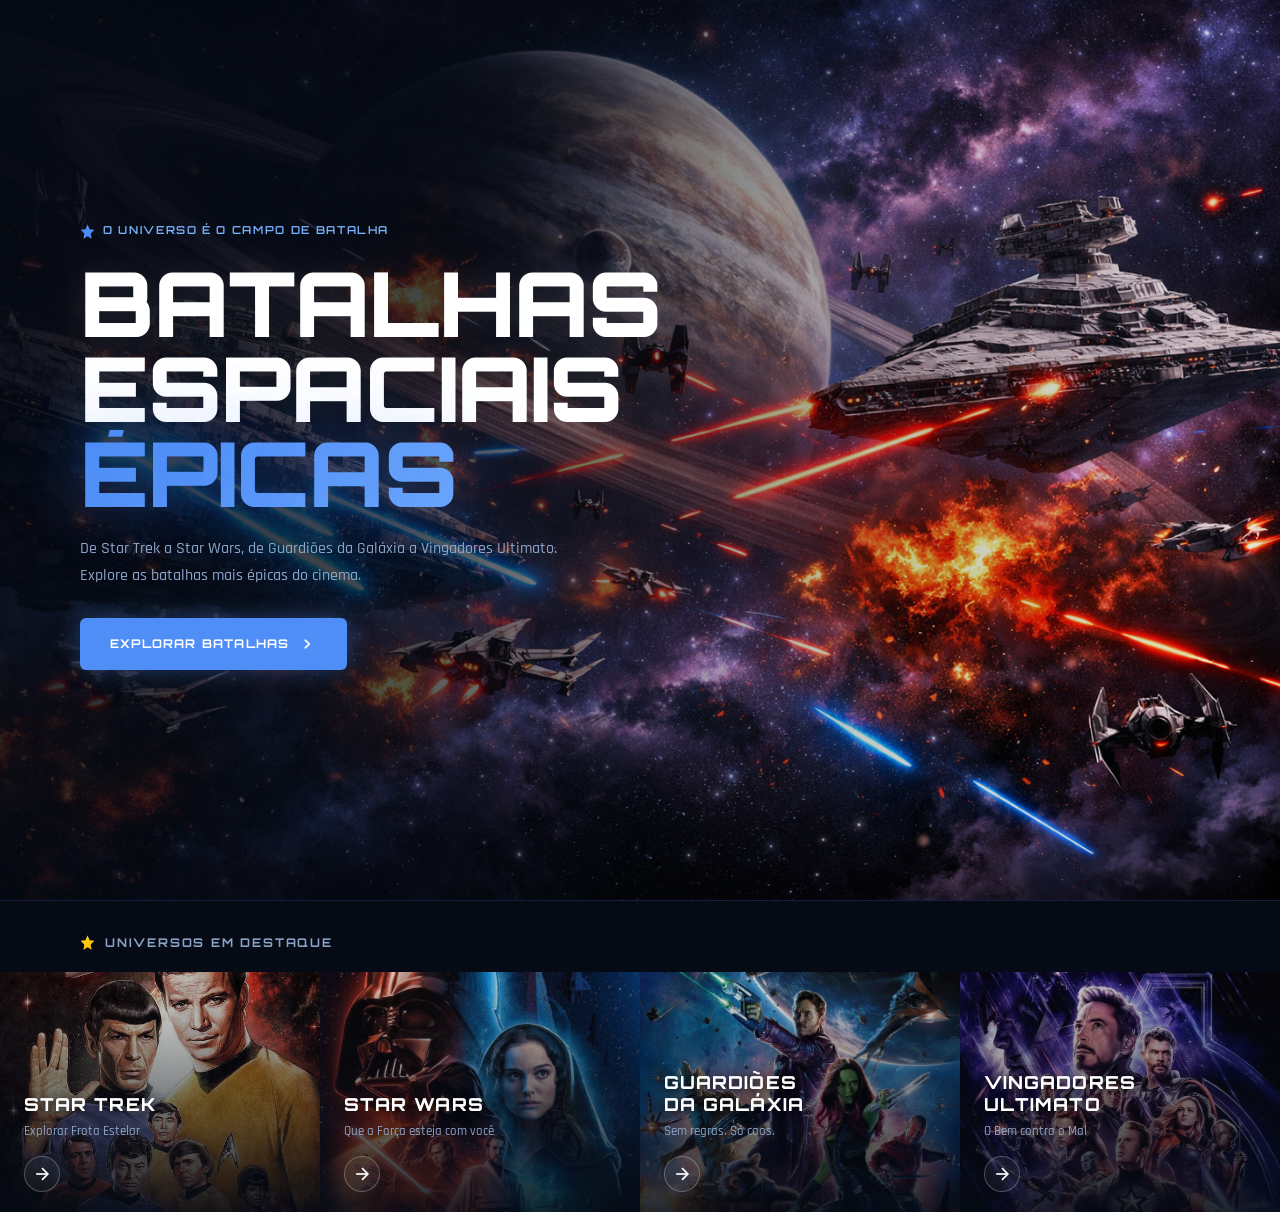
<file: index.html>
<!DOCTYPE html> 
<html lang="pt-BR"> 
  <head> 
    <meta charset="UTF-8" /> 
    <meta name="viewport" content="width=device-width, initial-scale=1.0" /> 
    <title>Batalhas Espaciais Épicas</title> <link rel="preconnect" href="https://fonts.googleapis.com" /> 
    <link rel="preconnect" href="https://fonts.gstatic.com" crossorigin /> 
    <link href="https://fonts.googleapis.com/css2?family=Orbitron:wght@400;600;700;900&family=Rajdhani:wght@400;500;600;700&display=swap" rel="stylesheet" /> 
    <link rel="stylesheet" href="css/style.css" /> 
  </head> 
  <body> 
    <!-- estrelas no fundo --> 
     <canvas id="canvas-estrelas"></canvas> 
     <section class="secao-hero" id="hero"> 
      <div class="hero-fundo"> 
        <img src="assets/fundos/hero-bg.jpg" alt="Batalha Espacial" class="hero-imagem" /> 
        <div class="hero-sobreposicao"></div> </div> <div class="hero-conteudo"> 
          <p class="hero-etiqueta"> 
            <img src="assets/icones/estrela_azul.png" style= "width:15px; height:17px" alt="estrela azul" /> O UNIVERSO É O CAMPO DE BATALHA </p> 
            <h1 class="hero-titulo"> <span class="titulo-branco">BATALHAS</span> 
              <span class="titulo-branco">ESPACIAIS</span> 
              <span class="titulo-azul">ÉPICAS</span> 
            </h1> 
            <p class="hero-descricao"> De Star Trek a Star Wars, de Guardiões da Galáxia a Vingadores Ultimato.<br/> Explore as batalhas mais épicas do cinema. </p> 
              <div class="hero-botoes"> <a href="#universos" class="botao botao-primario"> EXPLORAR BATALHAS 
                <img src="assets/icones/seta.png" style= "width:20px; height:20px" alt="seta" /> 
              </a> 
            </div> 
          </div> 
        </section> 
        <section class="secao-universos" id="universos"> 
          <div class="cabecalho-secao"> 
            <img src="assets/icones/estrela_amarela.png" style= "width:15px; height:17px" alt="estrela amarela" /> 
            <span>UNIVERSOS EM DESTAQUE</span> 
          </div> 
          <div class="grade-cards"> 

            <!-- Card 1: Star Trek --> 
             <div class="card-filme" data-index="0" onclick="location.href='paginas/StarTrek.html'"> 
              <div class="card-fundo"> 
                <img src="assets/imagens/star trek.jpg" alt="Star Trek" /> 
                <div class="card-sobreposicao"></div> 
              </div> 
              <div class="card-conteudo"> 
                <h3 class="card-titulo">STAR TREK</h3> 
                <p class="card-descricao">Explorar Frota Estelar</p> 
                <a href="paginas/StarTrek.html" class="card-seta" aria-label="Ver mais"> 
                  <svg width="20" height="20" viewBox="0 0 24 24" fill="none" stroke="currentColor" stroke-width="2">
                    <line x1="5" y1="12" x2="19" y2="12"/>
                    <polyline points="12 5 19 12 12 19"/>
                  </svg> 
                  </a> 
                </div> 
              </div> 

              <!-- Card 2: Star Wars --> 
               <div class="card-filme" data-index="1" onclick="location.href='paginas/StarWars.html'"> 
                <div class="card-fundo"> 
                  <img src="assets/imagens/star wars.jpg" alt="Star Wars" /> 
                  <div class="card-sobreposicao"></div> 
                </div> 
                <div class="card-conteudo"> 
                  <h3 class="card-titulo">STAR WARS</h3> 
                  <p class="card-descricao">Que a Força esteja com você</p> 
                  <a href="paginas/StarWars.html" class="card-seta" aria-label="Ver mais"> 
                    <svg width="20" height="20" viewBox="0 0 24 24" fill="none" stroke="currentColor" stroke-width="2">
                      <line x1="5" y1="12" x2="19" y2="12"/>
                      <polyline points="12 5 19 12 12 19"/>
                    </svg> 
                  </a> 
                </div> 
              </div> 

              <!-- Card 3: Guardiões da Galáxia --> 
               <div class="card-filme" data-index="2" onclick="location.href='paginas/Guardioes.html'"> 
                <div class="card-fundo"> 
                  <img src="assets/imagens/guardioes.jpg" alt="Guardiões da Galáxia" /> 
                  <div class="card-sobreposicao"></div> 
                </div> <div class="card-conteudo"> 
                  <h3 class="card-titulo">GUARDIÕES<br/>DA GALÁXIA</h3> 
                  <p class="card-descricao">Sem regras. Só caos.</p> 
                  <a href="paginas/Guardioes.html" class="card-seta" aria-label="Ver mais"> 
                    <svg width="20" height="20" viewBox="0 0 24 24" fill="none" stroke="currentColor" stroke-width="2">
                      <line x1="5" y1="12" x2="19" y2="12"/>
                      <polyline points="12 5 19 12 12 19"/>
                    </svg> 
                  </a> 
                </div> 
              </div> 
              
              <!-- Card 4: Vingadores Ultimato --> 
               <div class="card-filme" data-index="3" onclick="location.href='paginas/VingadoresUltimato.html'"> 
                <div class="card-fundo"> 
                  <img src="assets/imagens/vingadores ultimato.jpg" alt="Vingadores Ultimato" /> 
                  <div class="card-sobreposicao"></div> 
                </div> 
                <div class="card-conteudo"> 
                  <h3 class="card-titulo">VINGADORES ULTIMATO</h3> 
                  <p class="card-descricao">O Bem contra o Mal</p> 
                  <a href="paginas/VingadoresUltimato.html" class="card-seta" aria-label="Ver mais"> 
                    <svg width="20" height="20" viewBox="0 0 24 24" fill="none" stroke="currentColor" stroke-width="2">
                      <line x1="5" y1="12" x2="19" y2="12"/>
                      <polyline points="12 5 19 12 12 19"/>
                    </svg> 
                  </a> 
                </div> 
              </div> 
            </div> 
          </section> 
          <script src="js/script.js"></script> 
        </body> 
</html>
</file>
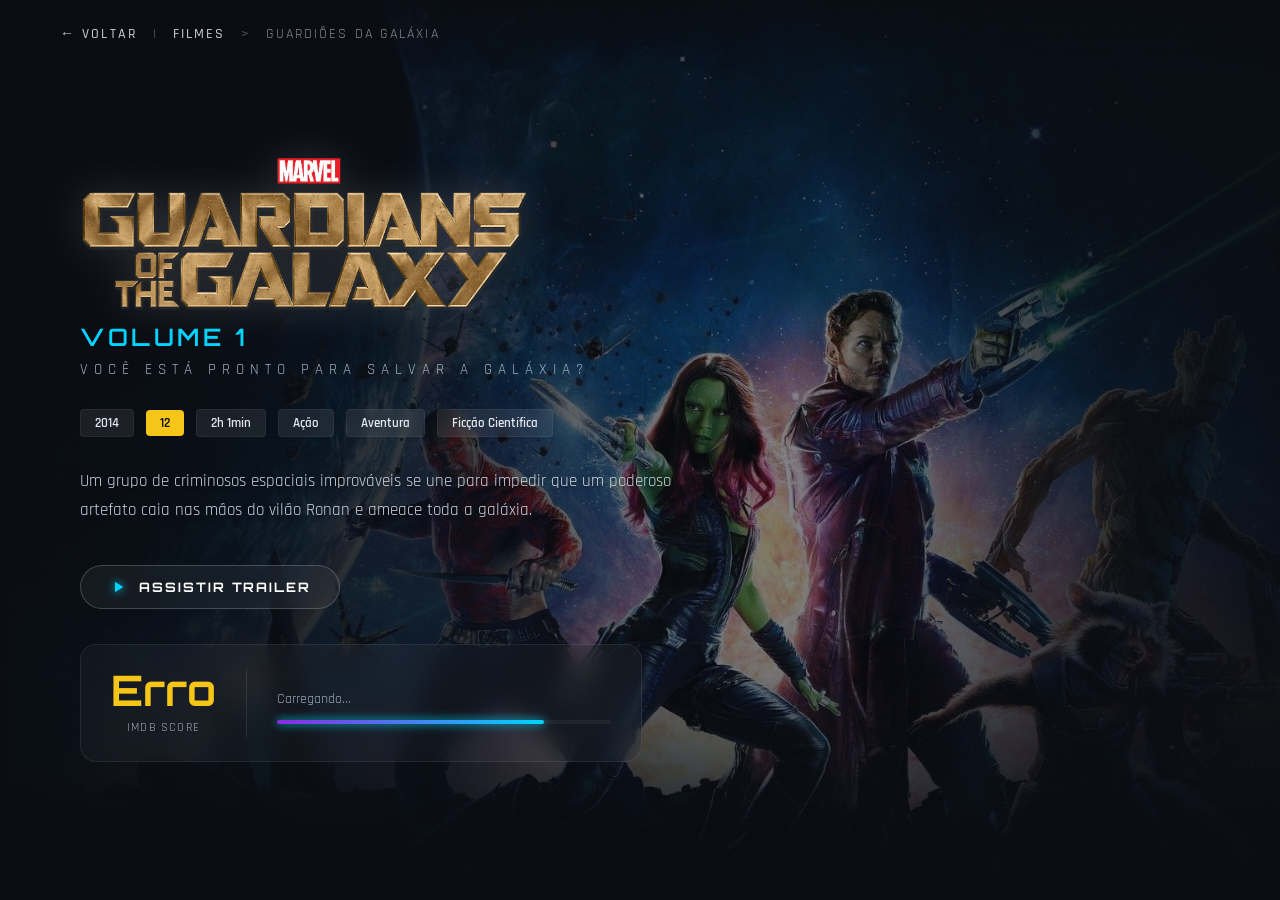
<file: paginas/Guardioes.html>
<!DOCTYPE html>
<html lang="pt-BR">
<head>
  <meta charset="UTF-8" />
  <meta name="viewport" content="width=device-width, initial-scale=1.0" />
  <title>Guardiões da Galáxia</title>
  <link rel="preconnect" href="https://fonts.googleapis.com" />
  <link rel="preconnect" href="https://fonts.gstatic.com" crossorigin />
  <link href="https://fonts.googleapis.com/css2?family=Orbitron:wght@400;600;700;900&family=Rajdhani:wght@400;500;600;700&display=swap" rel="stylesheet" />
  <link rel="stylesheet" href="../css/styleGuardioes.css" />
</head>
<body>

  <nav class="nav-topo">
    <a href="../index.html">← Voltar</a>
    <span class="nav-separador">|</span>
    <a href="../index.html#universos">Filmes</a>
    <span class="nav-separador">></span>
    <span class="nav-atual">Guardiões da Galáxia</span>
  </nav>

  <main class="container-hero">
    <div class="banner-hero">
      <img src="../assets/fundos/guardioes-banner.jpg" alt="Guardians of the Galaxy Background" />
      <div class="sobreposicao-hero"></div>
    </div>

    <section class="conteudo-hero">
      <div class="container-logo-filme">
        <img src="../assets/logos/guardioes-logo.png" alt="Guardiões da Galáxia" class="logo-filme" />
        <span class="subtitulo-filme">Volume 1</span>
        <span class="frase-filme">Você está pronto para salvar a galáxia?</span>
      </div>

      <div class="etiquetas-info">
        <span class="etiqueta">2014</span>
        <span class="etiqueta classificacao">12</span>
        <span class="etiqueta">2h 1min</span>
        <span class="etiqueta">Ação</span>
        <span class="etiqueta">Aventura</span>
        <span class="etiqueta">Ficção Científica</span>
      </div>

      <p class="texto-sinopse">
        Um grupo de criminosos espaciais improváveis se une para impedir que um poderoso artefato caia nas mãos do vilão Ronan e ameace toda a galáxia.
      </p>

      <div class="container-botoes-acao">
        <a href="https://www.youtube.com/watch?v=XdWyeT1VZrY" target="_blank" class="botao-trailer">
          <svg viewBox="0 0 24 24">
            <path d="M8 5v14l11-7z"/>
          </svg>
          Assistir Trailer
        </a>
      </div>

      <!-- Card de Avaliações -->
      <div class="card-avaliacoes">
        <div class="avaliacao-principal">
          <span class="valor-nota">--</span>
          <span class="rotulo-nota">IMDb Score</span>
        </div>
        
        <div class="detalhes-avaliacao">
          <div class="container-estrelas"></div>
          <span class="contagem-votos">Carregando...</span>
          <div class="barra-tecnologica">
            <div class="preenchimento-barra"></div>
          </div>
        </div>
      </div>
    </section>
  </main>

  <!-- API -->
  <script>
    document.addEventListener("DOMContentLoaded", () => {

      const apiKey = "bbac1bf2";

      fetch(`https://www.omdbapi.com/?t=Guardians+of+the+Galaxy&y=2014&apikey=${apiKey}`)
        .then(res => res.json())
        .then(data => {

          console.log(data);

          if (data.Response === "True") {

            const nota = parseFloat(data.imdbRating);
            document.querySelector(".valor-nota").textContent = nota;

            document.querySelector(".contagem-votos").textContent =
              `Baseado em ${data.imdbVotes} avaliações`;

            const estrelas = Math.round(nota / 2);
            const container = document.querySelector(".container-estrelas");
            container.innerHTML = "";

            for (let i = 1; i <= 5; i++) {
              const estrela = document.createElement("span");
              estrela.textContent = "★";
              if (i > estrelas) estrela.style.opacity = "0.3";
              container.appendChild(estrela);
            }

          } else {
            document.querySelector(".valor-nota").textContent = "N/A";
          }

        })
        .catch(() => {
          document.querySelector(".valor-nota").textContent = "Erro";
        });

    });
  </script>

</body>
</html>
</file>
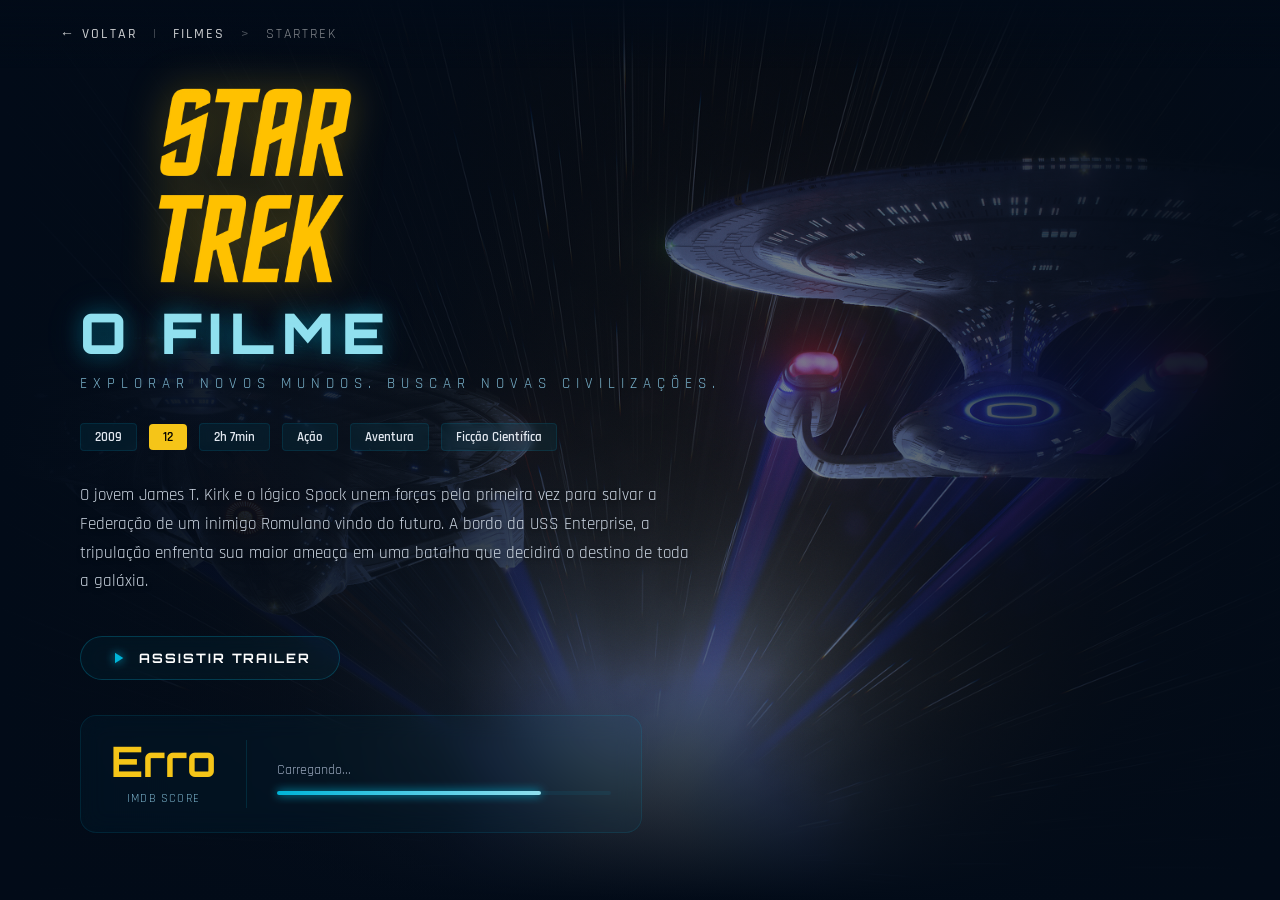
<file: paginas/StarTrek.html>
<!DOCTYPE html>
<html lang="pt-BR">
<head>
  <meta charset="UTF-8" />
  <meta name="viewport" content="width=device-width, initial-scale=1.0" />
  <title>Star Trek</title>
  <link rel="preconnect" href="https://fonts.googleapis.com" />
  <link rel="preconnect" href="https://fonts.gstatic.com" crossorigin />
  <link href="https://fonts.googleapis.com/css2?family=Orbitron:wght@400;600;700;900&family=Rajdhani:wght@400;500;600;700&display=swap" rel="stylesheet" />
  <link rel="stylesheet" href="../css/styleStarTrek.css" />
</head>
<body>

  <nav class="nav-topo">
    <a href="../index.html">← Voltar</a>
    <span class="nav-separador">|</span>
    <a href="../index.html#universos">Filmes</a>
    <span class="nav-separador">></span>
    <span class="nav-atual">StarTrek</span>
  </nav>

  <main class="container-hero">
    <div class="banner-hero">
      <img src="../assets/fundos/star-trek-banner.jpg" alt="Star Trek Cinematic Background" />
      <div class="sobreposicao-hero"></div>
    </div>

    <section class="conteudo-hero">
      <div class="container-logo-filme">
        <img src="../assets/logos/star-trek-logo.png" alt="Star Trek" class="logo-filme" />
        <h1 class="titulo-principal-filme">O Filme</h1>
        <span class="frase-filme">Explorar novos mundos. Buscar novas civilizações.</span>
      </div>

      <div class="etiquetas-info">
        <span class="etiqueta">2009</span>
        <span class="etiqueta classificacao">12</span>
        <span class="etiqueta">2h 7min</span>
        <span class="etiqueta">Ação</span>
        <span class="etiqueta">Aventura</span>
        <span class="etiqueta">Ficção Científica</span>
      </div>

      <p class="texto-sinopse">
        O jovem James T. Kirk e o lógico Spock unem forças pela primeira vez para salvar a Federação de um inimigo Romulano vindo do futuro. A bordo da USS Enterprise, a tripulação enfrenta sua maior ameaça em uma batalha que decidirá o destino de toda a galáxia.
      </p>

      <div class="container-botoes-acao">
        <a href="https://www.youtube.com/watch?v=oJJZy2niPvY" target="_blank" class="botao-trailer">
          <svg viewBox="0 0 24 24">
            <path d="M8 5v14l11-7z"/>
          </svg>
          Assistir Trailer
        </a>
      </div>

      <!-- Card de Avaliações -->
      <div class="card-avaliacoes">
        <div class="avaliacao-principal">
          <span class="valor-nota">--</span>
          <span class="rotulo-nota">IMDb Score</span>
        </div>

        <div class="detalhes-avaliacao">
          <div class="container-estrelas"></div>
          <span class="contagem-votos">Carregando...</span>
          <div class="barra-tecnologica">
            <div class="preenchimento-barra"></div>
          </div>
        </div>
      </div>
    </section>
  </main>

  <!-- API -->
  <script>
  document.addEventListener("DOMContentLoaded", () => {

    const apiKey = "bbac1bf2";

    fetch(`https://www.omdbapi.com/?t=Star+Trek&y=2009&apikey=${apiKey}`)
      .then(res => res.json())
      .then(data => {

        console.log(data);

        if (data.Response === "True") {

          const nota = parseFloat(data.imdbRating);
          document.querySelector(".valor-nota").textContent = nota;

          document.querySelector(".contagem-votos").textContent =
            `Baseado em ${data.imdbVotes} avaliações`;

          const estrelas = Math.round(nota / 2);
          const container = document.querySelector(".container-estrelas");
          container.innerHTML = "";

          for (let i = 1; i <= 5; i++) {
            const estrela = document.createElement("span");
            estrela.textContent = "★";
            if (i > estrelas) estrela.style.opacity = "0.3";
            container.appendChild(estrela);
          }

        } else {
          document.querySelector(".valor-nota").textContent = "N/A";
        }

      })
      .catch(() => {
        document.querySelector(".valor-nota").textContent = "Erro";
      });

  });
</script>

</body>
</html>
</file>
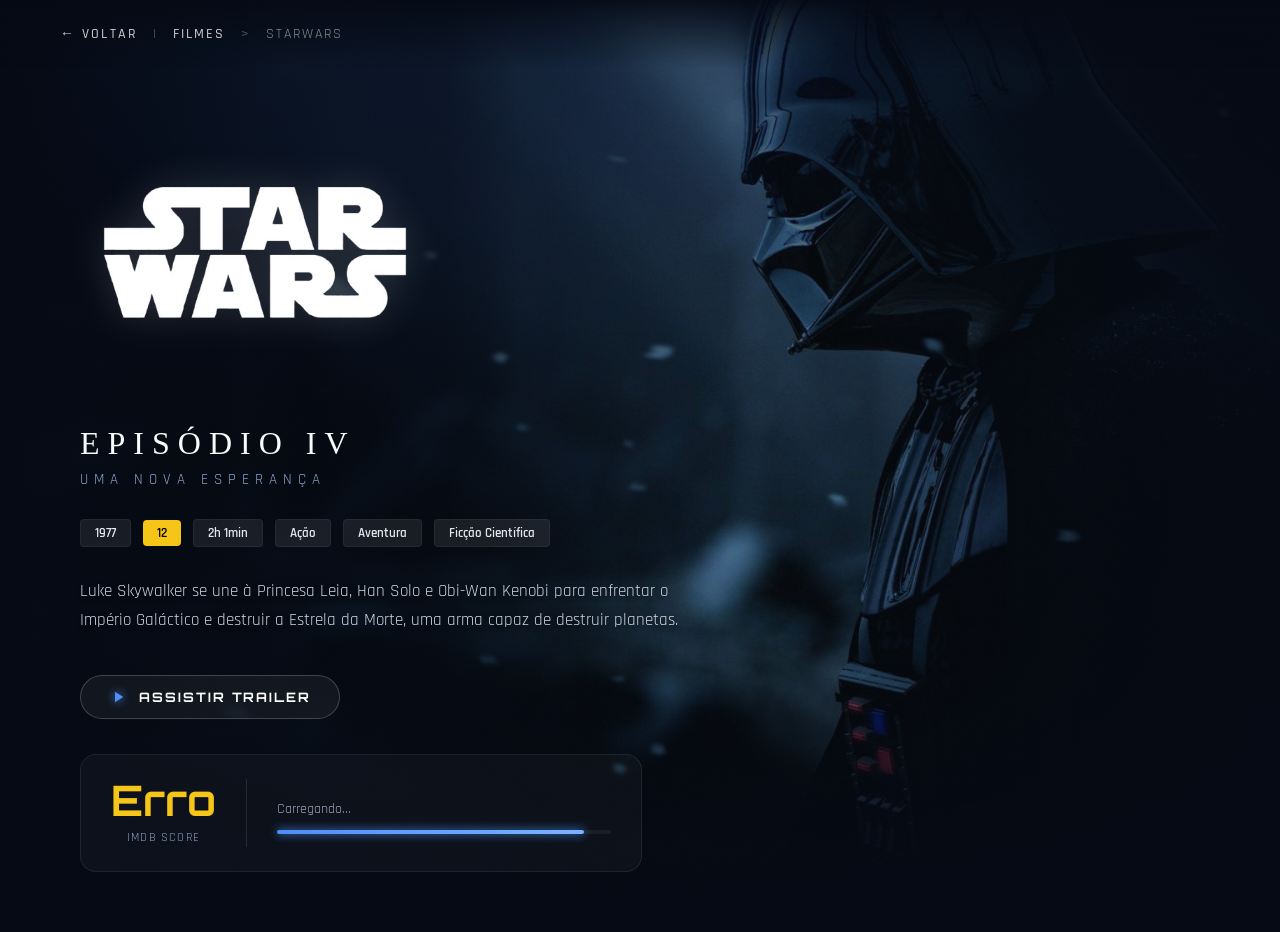
<file: paginas/StarWars.html>
<!DOCTYPE html>
<html lang="pt-BR">
<head>
  <meta charset="UTF-8" />
  <meta name="viewport" content="width=device-width, initial-scale=1.0" />
  <title>Star Wars</title>
  <link rel="preconnect" href="https://fonts.googleapis.com" />
  <link rel="preconnect" href="https://fonts.gstatic.com" crossorigin />
  <link href="https://fonts.googleapis.com/css2?family=Orbitron:wght@400;600;700;900&family=Rajdhani:wght@400;500;600;700&display=swap" rel="stylesheet" />
  <link rel="stylesheet" href="../css/styleStarWars.css" />
</head>
<body>

  <nav class="nav-topo">
    <a href="../index.html">← Voltar</a>
    <span class="nav-separador">|</span>
    <a href="../index.html#universos">Filmes</a>
    <span class="nav-separador">></span>
    <span class="nav-atual">StarWars</span>
  </nav>

  <main class="container-hero">
    <div class="banner-hero">
      <img src="../assets/fundos/star-wars-banner.jpg" alt="Star Wars Cinematic Background" />
      <div class="sobreposicao-hero"></div>
    </div>

    <section class="conteudo-hero">
      <div class="container-logo-filme">
        <img src="../assets/logos/star-wars-logo.png" alt="Star Wars" class="logo-filme" />
        <span class="subtitulo-filme">Episódio IV</span>
        <span class="frase-filme">Uma Nova Esperança</span>
      </div>

      <div class="etiquetas-info">
        <span class="etiqueta">1977</span>
        <span class="etiqueta classificacao">12</span>
        <span class="etiqueta">2h 1min</span>
        <span class="etiqueta">Ação</span>
        <span class="etiqueta">Aventura</span>
        <span class="etiqueta">Ficção Científica</span>
      </div>

      <p class="texto-sinopse">
        Luke Skywalker se une à Princesa Leia, Han Solo e Obi-Wan Kenobi para enfrentar o Império Galáctico e destruir a Estrela da Morte, uma arma capaz de destruir planetas.
      </p>

      <div class="container-botoes-acao">
        <a href="https://www.youtube.com/watch?v=1g3_CFmnU7k" target="_blank" class="botao-trailer">
          <svg viewBox="0 0 24 24">
            <path d="M8 5v14l11-7z"/>
          </svg>
          Assistir Trailer
        </a>
      </div>

      <!-- Card de Avaliações -->
      <div class="card-avaliacoes">
        <div class="avaliacao-principal">
          <span class="valor-nota">--</span>
          <span class="rotulo-nota">IMDb Score</span>
        </div>
        
        <div class="detalhes-avaliacao">
          <div class="container-estrelas"></div>
          <span class="contagem-votos">Carregando...</span>
          <div class="barra-tecnologica">
            <div class="preenchimento-barra"></div>
          </div>
        </div>
      </div>
    </section>
  </main>

  <!-- API -->
  <script>
    document.addEventListener("DOMContentLoaded", () => {

      const apiKey = "bbac1bf2";

      fetch(`https://www.omdbapi.com/?t=Star+Wars&y=1977&apikey=${apiKey}`)
        .then(res => res.json())
        .then(data => {

          console.log(data);

          if (data.Response === "True") {

            const nota = parseFloat(data.imdbRating);
            document.querySelector(".valor-nota").textContent = nota;

            document.querySelector(".contagem-votos").textContent =
              `Baseado em ${data.imdbVotes} avaliações`;

            const estrelas = Math.round(nota / 2);
            const container = document.querySelector(".container-estrelas");
            container.innerHTML = "";

            for (let i = 1; i <= 5; i++) {
              const estrela = document.createElement("span");
              estrela.textContent = "★";
              if (i > estrelas) estrela.style.opacity = "0.3";
              container.appendChild(estrela);
            }

          } else {
            document.querySelector(".valor-nota").textContent = "N/A";
          }

        })
        .catch(() => {
          document.querySelector(".valor-nota").textContent = "Erro";
        });

    });
  </script>

</body>
</html>
</file>
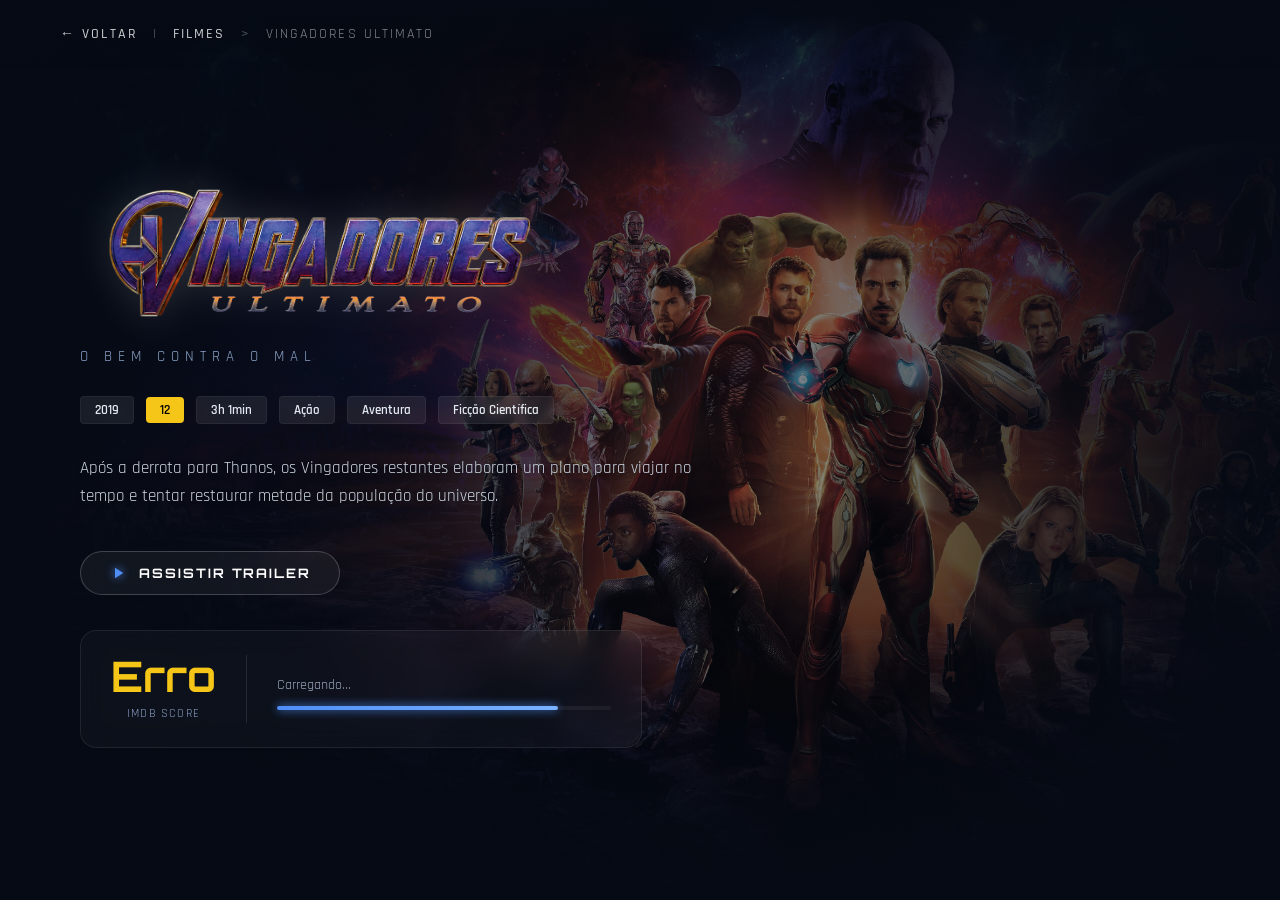
<file: paginas/VingadoresUltimato.html>
<!DOCTYPE html>
<html lang="pt-BR">
<head>
  <meta charset="UTF-8" />
  <meta name="viewport" content="width=device-width, initial-scale=1.0" />
  <title>Vingadores Ultimato</title>
  <link rel="preconnect" href="https://fonts.googleapis.com" />
  <link rel="preconnect" href="https://fonts.gstatic.com" crossorigin />
  <link href="https://fonts.googleapis.com/css2?family=Orbitron:wght@400;600;700;900&family=Rajdhani:wght@400;500;600;700&display=swap" rel="stylesheet" />
  <link rel="stylesheet" href="../css/styleVingadoresUltimato.css" />
</head>
<body>

  <nav class="nav-topo">
    <a href="../index.html">← Voltar</a>
    <span class="nav-separador">|</span>
    <a href="../index.html#universos">Filmes</a>
    <span class="nav-separador">></span>
    <span class="nav-atual">Vingadores Ultimato</span>
  </nav>

  <main class="container-hero">
    <div class="banner-hero">
      <img src="../assets/fundos/vingadores-banner.jpg" alt="Vingadores Ultimato Cinematic Background" />
      <div class="sobreposicao-hero"></div>
    </div>

    <section class="conteudo-hero">
      <div class="container-logo-filme">
        <img src="../assets/logos/vingadores-logo.png" alt="Vingadores Ultimato" class="logo-filme" />
        <span class="frase-filme">O Bem Contra o Mal</span>
      </div>

      <div class="etiquetas-info">
        <span class="etiqueta">2019</span>
        <span class="etiqueta classificacao">12</span>
        <span class="etiqueta">3h 1min</span>
        <span class="etiqueta">Ação</span>
        <span class="etiqueta">Aventura</span>
        <span class="etiqueta">Ficção Científica</span>
      </div>

      <p class="texto-sinopse">
        Após a derrota para Thanos, os Vingadores restantes elaboram um plano para viajar no tempo e tentar restaurar metade da população do universo.
      </p>

      <div class="container-botoes-acao">
        <a href="https://www.youtube.com/watch?v=TcMBFSGVi1c" target="_blank" class="botao-trailer">
          <svg viewBox="0 0 24 24">
            <path d="M8 5v14l11-7z"/>
          </svg>
          Assistir Trailer
        </a>
      </div>

      <!-- Card de Avaliações -->
      <div class="card-avaliacoes">
        <div class="avaliacao-principal">
          <span class="valor-nota">--</span>
          <span class="rotulo-nota">IMDb Score</span>
        </div>
        
        <div class="detalhes-avaliacao">
          <div class="container-estrelas"></div>
          <span class="contagem-votos">Carregando...</span>
          <div class="barra-tecnologica">
            <div class="preenchimento-barra"></div>
          </div>
        </div>
      </div>
    </section>
  </main>

  <!-- API -->
  <script>
    document.addEventListener("DOMContentLoaded", () => {

      const apiKey = "bbac1bf2";

      fetch(`https://www.omdbapi.com/?t=Avengers+Endgame&y=2019&apikey=${apiKey}`)
        .then(res => res.json())
        .then(data => {

          console.log(data);

          if (data.Response === "True") {

            const nota = parseFloat(data.imdbRating);
            document.querySelector(".valor-nota").textContent = nota;

            document.querySelector(".contagem-votos").textContent =
              `Baseado em ${data.imdbVotes} avaliações`;

            const estrelas = Math.round(nota / 2);
            const container = document.querySelector(".container-estrelas");
            container.innerHTML = "";

            for (let i = 1; i <= 5; i++) {
              const estrela = document.createElement("span");
              estrela.textContent = "★";
              if (i > estrelas) estrela.style.opacity = "0.3";
              container.appendChild(estrela);
            }

          } else {
            document.querySelector(".valor-nota").textContent = "N/A";
          }

        })
        .catch(() => {
          document.querySelector(".valor-nota").textContent = "Erro";
        });

    });
  </script>

</body>
</html>
</file>
<file: css/style.css>
*, *::before, *::after { box-sizing: border-box; margin: 0; padding: 0; }

:root {
  --fundo-escuro:      #050a14;
  --fundo-card:        #0a1628;
  --fundo-card2:       #0d1e35;
  --azul-principal:    #4f8ef7;
  --azul-claro:        #7ab3ff;
  --brilho-azul:       rgba(79, 142, 247, 0.35);
  --destaque-ouro:     #f5c518;
  --texto-branco:      #ffffff;
  --texto-suave:       #8ba3c7;
  --borda:             rgba(79, 142, 247, 0.18);
  --altura-nav:        72px;
  --fonte-titulo:      'Orbitron', sans-serif;
  --fonte-corpo:       'Rajdhani', sans-serif;
  --transicao:         0.3s ease;
}

html { 
  scroll-behavior: smooth; 
}

body {
  background: var(--fundo-escuro);
  color: var(--texto-branco);
  font-family: var(--fonte-corpo);
  font-size: 16px;
  line-height: 1.6;
  overflow-x: hidden;
  min-height: 100vh;
}

/* Canvas de Estrelas */
#canvas-estrelas {
  position: fixed;
  inset: 0;
  z-index: -1;
  pointer-events: none;
}

/* Logo */
.logo {
  display: flex;
  align-items: center;
  gap: 10px;
  text-decoration: none;
  flex-shrink: 0;
}

.logo-icone svg { display: block; filter: drop-shadow(0 0 8px var(--azul-principal)); }

.logo-texto {
  display: flex;
  flex-direction: column;
  font-family: var(--fonte-titulo);
  font-size: 10px;
  font-weight: 700;
  letter-spacing: 0.12em;
  line-height: 1.3;
  color: var(--texto-branco);
}

.logo-destaque { color: var(--azul-principal); }

/* Seção Hero */
.secao-hero {
  position: relative;
  width: 100%;
  min-height: 100vh;
  display: flex;
  align-items: center;
  overflow: hidden;
  padding-top: var(--altura-nav);
}

.hero-fundo {
  position: absolute;
  inset: 0;
  z-index: 1;
}

.hero-imagem {
  width: 100%; height: 100%;
  object-fit: cover;
  object-position: center top;
  display: block;
}

.hero-sobreposicao {
  position: absolute;
  inset: 0;
  background: linear-gradient(
    105deg,
    rgba(5, 10, 20, 0.92) 0%,
    rgba(5, 10, 20, 0.75) 35%,
    rgba(5, 10, 20, 0.25) 65%,
    rgba(5, 10, 20, 0.05) 100%
  );
}

.hero-conteudo {
  position: relative;
  z-index: 10;
  max-width: 1440px;
  margin: 0 auto;
  width: 100%;
  padding: 0 80px;
  display: flex;
  flex-direction: column;
  gap: 20px;
  padding-bottom: 80px;
}

.hero-etiqueta {
  display: flex;
  align-items: center;
  gap: 8px;
  font-family: var(--fonte-titulo);
  font-size: 11px;
  font-weight: 600;
  letter-spacing: 0.15em;
  color: var(--azul-claro);
  text-transform: uppercase;
}

.hero-titulo {
  display: flex;
  flex-direction: column;
  font-family: var(--fonte-titulo);
  font-weight: 900;
  font-size: clamp(48px, 7vw, 96px);
  line-height: 0.95;
  letter-spacing: -0.01em;
  text-transform: uppercase;
}

.titulo-branco {
  color: var(--texto-branco);
  text-shadow: 0 0 40px rgba(255,255,255,0.1);
}

.titulo-azul {
  color: var(--azul-principal);
  text-shadow: 0 0 60px var(--brilho-azul), 0 0 120px rgba(79,142,247,0.2);
  background: linear-gradient(135deg, #4f8ef7 0%, #7ab3ff 50%, #a8d0ff 100%);
  -webkit-background-clip: text;
  -webkit-text-fill-color: transparent;
  background-clip: text;
}

.hero-descricao {
  font-size: 16px;
  color: var(--texto-suave);
  max-width: 500px;
  line-height: 1.7;
  font-weight: 500;
}

.hero-botoes {
  display: flex;
  gap: 16px;
  flex-wrap: wrap;
  margin-top: 8px;
}

.botao {
  display: inline-flex;
  align-items: center;
  gap: 8px;
  font-family: var(--fonte-titulo);
  font-size: 12px;
  font-weight: 700;
  letter-spacing: 0.1em;
  text-decoration: none;
  padding: 14px 28px;
  border-radius: 6px;
  cursor: pointer;
  transition: all var(--transicao);
  border: 2px solid transparent;
}

.botao-primario {
  background: var(--azul-principal);
  color: #fff;
  box-shadow: 0 0 24px var(--brilho-azul);
}

.botao-primario:hover {
  background: var(--azul-claro);
  box-shadow: 0 0 40px rgba(79, 142, 247, 0.6);
  transform: translateY(-2px);
}

/* Seção Universos */
.secao-universos {
  position: relative;
  z-index: 10;
  background: linear-gradient(180deg, var(--fundo-escuro) 0%, #060d1c 100%);
  padding: 0;
}

.cabecalho-secao {
  display: flex;
  align-items: center;
  gap: 10px;
  padding: 32px 80px 20px;
  font-family: var(--fonte-titulo);
  font-size: 12px;
  font-weight: 700;
  letter-spacing: 0.15em;
  color: var(--texto-suave);
  text-transform: uppercase;
  border-top: 1px solid var(--borda);
}

.grade-cards {
  display: grid;
  grid-template-columns: repeat(4, 1fr);
  gap: 0;
}

.card-filme {
  position: relative;
  overflow: hidden;
  cursor: pointer;
  aspect-ratio: 4/3;
  transition: transform var(--transicao);
}

.card-filme:hover { z-index: 2; }

.card-fundo {
  position: absolute;
  inset: 0;
}

.card-fundo img {
  width: 100%; height: 100%;
  object-fit: cover;
  transition: transform 0.5s ease;
  display: block;
}

.card-filme:hover .card-fundo img { transform: scale(1.08); }

.card-sobreposicao {
  position: absolute;
  inset: 0;
  background: linear-gradient(
    180deg,
    rgba(5, 10, 20, 0.1) 0%,
    rgba(5, 10, 20, 0.5) 50%,
    rgba(5, 10, 20, 0.88) 100%
  );
  transition: background var(--transicao);
}

.card-filme:hover .card-sobreposicao {
  background: linear-gradient(
    180deg,
    rgba(5, 10, 20, 0.05) 0%,
    rgba(5, 10, 20, 0.35) 40%,
    rgba(5, 10, 20, 0.82) 100%
  );
}

.card-filme::before {
  content: '';
  position: absolute;
  top: 0; left: 0;
  width: 3px; height: 0;
  background: var(--azul-principal);
  z-index: 5;
  transition: height 0.4s ease;
  box-shadow: 0 0 12px var(--azul-principal);
}

.card-filme:hover::before { height: 100%; }

.card-conteudo {
  position: absolute;
  bottom: 0; left: 0; right: 0;
  z-index: 5;
  padding: 20px 24px;
  display: flex;
  flex-direction: column;
  gap: 6px;
}

.card-titulo {
  font-family: var(--fonte-titulo);
  font-size: clamp(14px, 1.4vw, 20px);
  font-weight: 800;
  letter-spacing: 0.06em;
  color: var(--texto-branco);
  line-height: 1.2;
  text-shadow: 0 2px 8px rgba(0,0,0,0.8);
}

.card-descricao {
  font-size: 13px;
  color: var(--texto-suave);
  font-weight: 500;
}

.card-seta {
  display: flex;
  align-items: center;
  justify-content: center;
  width: 36px; height: 36px;
  border: 1px solid rgba(255,255,255,0.25);
  border-radius: 50%;
  color: var(--texto-branco);
  text-decoration: none;
  margin-top: 8px;
  transition: all var(--transicao);
  background: rgba(255,255,255,0.05);
}

.card-filme:hover .card-seta {
  border-color: var(--azul-principal);
  background: var(--azul-principal);
  color: #fff;
  box-shadow: 0 0 16px var(--brilho-azul);
}

/* Scrollbar */
::-webkit-scrollbar { width: 6px; }
::-webkit-scrollbar-track { background: var(--fundo-escuro); }
::-webkit-scrollbar-thumb { background: rgba(79, 142, 247, 0.4); border-radius: 3px; }
::-webkit-scrollbar-thumb:hover { background: var(--azul-principal); }

/* Animações */
@keyframes fadeInUp {
  from { opacity: 0; transform: translateY(30px); }
  to   { opacity: 1; transform: translateY(0); }
}

@keyframes fadeInLeft {
  from { opacity: 0; transform: translateX(-30px); }
  to   { opacity: 1; transform: translateX(0); }
}

@keyframes pulso-brilho {
  0%, 100% { box-shadow: 0 0 24px var(--brilho-azul); }
  50%       { box-shadow: 0 0 48px rgba(79, 142, 247, 0.6); }
}

.hero-conteudo { animation: fadeInLeft 0.9s ease both; }
.botao-primario { animation: pulso-brilho 3s ease-in-out infinite; }

/* Responsividade */

@media (max-width: 1100px) {
  .hero-conteudo { 
    padding: 0 48px; 
    padding-bottom: 60px; 
  }
  .cabecalho-secao { 
    padding: 28px 48px 16px; 
  }
}

@media (max-width: 900px) {
  .grade-cards { 
    grid-template-columns: repeat(2, 1fr); 
  }
  .hero-conteudo { 
    padding: 0 32px; 
    padding-bottom: 48px; 
  }
  .cabecalho-secao { 
    padding: 24px 32px 14px; 
  }
}

@media (max-width: 600px) {
  .grade-cards { 
    grid-template-columns: 1fr; 
  }
  .hero-conteudo { 
    padding: 0 20px; 
    padding-bottom: 32px; 
    text-align: center;
    align-items: center;
  }
  .hero-titulo { 
    font-size: clamp(36px, 12vw, 60px); 
  }
  .hero-descricao {
    margin: 0 auto;
  }
  .hero-botoes {
    justify-content: center;
  }
  .cabecalho-secao { 
    padding: 20px 20px 12px; 
    justify-content: center;
  }
}
</file>
<file: css/styleGuardioes.css>
:root {
  --fundo-escuro:      #0a0e14;
  --roxo-principal:    #8a2be2;
  --azul-galatico:     #00d4ff;
  --destaque-ouro:     #f5c518;
  --texto-branco:      #ffffff;
  --texto-suave:       #a0aec0;
  --fonte-titulo:      'Orbitron', sans-serif;
  --fonte-corpo:       'Rajdhani', sans-serif;
  --transicao:         0.3s cubic-bezier(0.4, 0, 0.2, 1);
  --vidro-fundo:       rgba(255, 255, 255, 0.03);
  --vidro-borda:       rgba(255, 255, 255, 0.08);
}

body {
  background: var(--fundo-escuro);
  color: var(--texto-branco);
  font-family: var(--fonte-corpo);
  margin: 0;
  padding: 0;
  overflow-x: hidden;
  min-height: 100vh;
}

/* Navegação */
.nav-topo {
  padding: 25px 60px;
  display: flex;
  align-items: center;
  font-family: var(--fonte-corpo);
  font-size: 14px;
  font-weight: 500;
  text-transform: uppercase;
  letter-spacing: 0.15em;
  position: absolute;
  top: 0;
  left: 0;
  right: 0;
  z-index: 100;
  background: linear-gradient(to bottom, rgba(10, 14, 20, 0.9) 0%, transparent 100%);
}

.nav-topo a {
  color: var(--texto-branco);
  text-decoration: none;
  transition: var(--transicao);
  opacity: 0.8;
}

.nav-topo a:hover {
  opacity: 1;
  color: var(--azul-galatico);
  text-shadow: 0 0 10px rgba(0, 212, 255, 0.5);
}

.nav-separador {
  margin: 0 15px;
  opacity: 0.3;
}

.nav-atual {
  opacity: 0.5;
  font-weight: 400;
}

/* Container Principal */
.container-hero {
  position: relative;
  width: 100%;
  min-height: 100vh; 
  display: flex;
  align-items: center;
  overflow: visible; 
}

/* Banner de Fundo */
.banner-hero {
  position: fixed;
  inset: 0;
  z-index: 1;
}

.banner-hero img {
  width: 100%;
  height: 100%;
  object-fit: cover;
  object-position: 20% center;
}

.sobreposicao-hero {
  position: absolute;
  inset: 0;
  background: radial-gradient(circle at 25% 50%, transparent 0%, rgba(10, 14, 20, 0.4) 40%, rgba(10, 14, 20, 0.9) 80%, var(--fundo-escuro) 100%),
  linear-gradient(to right, var(--fundo-escuro) 0%, rgba(10, 14, 20, 0.8) 35%, transparent 65%),
  linear-gradient(to top, var(--fundo-escuro) 0%, transparent 25%);
}

/* Área de Conteúdo */
.conteudo-hero {
  position: relative;
  z-index: 10;
  padding: 60px 80px;
  max-width: -750px;
  margin-top: 20px;
  animation: deslizarEsquerda 1.2s ease both;
}

.container-logo-filme {
  margin-bottom: 30px;
}

.logo-filme {
  max-width: 450px;
  filter: drop-shadow(0 0 20px rgba(255,255,255,0.15));
  display: block;
}

.subtitulo-filme {
  font-family: var(--fonte-titulo);
  font-size: 24px;
  letter-spacing: 0.15em;
  margin-top: 10px;
  text-transform: uppercase;
  color: var(--azul-galatico);
  display: block;
  font-weight: 600;
}

.frase-filme {
  font-family: var(--fonte-corpo);
  font-size: 15px;
  letter-spacing: 0.4em;
  text-transform: uppercase;
  color: var(--texto-suave);
  margin-top: 8px;
  display: block;
}

/* Badges e Info */
.etiquetas-info {
  display: flex;
  align-items: center;
  gap: 12px;
  margin-bottom: 30px;
  flex-wrap: wrap;
}

.etiqueta {
  background: rgba(255, 255, 255, 0.08);
  padding: 5px 14px;
  border-radius: 4px;
  font-size: 13px;
  font-weight: 600;
  color: #e2e8f0;
  border: 1px solid rgba(255, 255, 255, 0.05);
  backdrop-filter: blur(4px);
}

.etiqueta.classificacao {
  background: var(--destaque-ouro);
  color: #000;
  border: none;
}

/* Sinopse */
.texto-sinopse {
  font-size: 17px;
  line-height: 1.7;
  color: #cbd5e1;
  margin-bottom: 40px;
  max-width: 620px;
  font-weight: 400;
  text-shadow: 0 2px 4px rgba(0,0,0,0.5);
}

/* Botão Assistir Trailer */
.container-botoes-acao {
  display: flex;
  gap: 20px;
  margin-bottom: 35px;
  animation: deslizarEsquerda 1.4s ease both;
}

.botao-trailer {
  display: inline-flex;
  align-items: center;
  gap: 12px;
  background: rgba(255, 255, 255, 0.05);
  border: 1px solid rgba(255, 255, 255, 0.2);
  padding: 12px 28px;
  border-radius: 50px;
  color: var(--texto-branco);
  text-decoration: none;
  font-family: var(--fonte-titulo);
  font-size: 13px;
  font-weight: 700;
  text-transform: uppercase;
  letter-spacing: 0.15em;
  transition: var(--transicao);
  backdrop-filter: blur(10px);
  -webkit-backdrop-filter: blur(10px);
}

.botao-trailer svg {
  width: 18px;
  height: 18px;
  fill: var(--azul-galatico);
  filter: drop-shadow(0 0 5px var(--azul-galatico));
  transition: var(--transicao);
}

.botao-trailer:hover {
  background: rgba(0, 212, 255, 0.15);
  border-color: var(--azul-galatico);
  box-shadow: 0 0 25px rgba(0, 212, 255, 0.3);
  transform: translateY(-3px);
}

.botao-trailer:hover svg {
  transform: scale(1.2);
  fill: var(--azul-galatico);
}

/* Card de Avaliações */
.card-avaliacoes {
  background: var(--vidro-fundo);
  backdrop-filter: blur(12px);
  -webkit-backdrop-filter: blur(12px);
  border: 1px solid var(--vidro-borda);
  border-radius: 16px;
  padding: 24px 30px;
  max-width: 500px;
  display: flex;
  align-items: center;
  gap: 30px;
  transition: var(--transicao);
  position: relative;
  overflow: hidden;
}

.card-avaliacoes::before {
  content: '';
  position: absolute;
  top: 0;
  left: -100%;
  width: 100%;
  height: 100%;
  background: linear-gradient(90deg, transparent, rgba(255,255,255,0.05), transparent);
  transition: 0.5s;
}

.card-avaliacoes:hover {
  transform: translateY(-5px);
  background: rgba(255, 255, 255, 0.06);
  border-color: rgba(0, 212, 255, 0.3);
  box-shadow: 0 15px 35px rgba(0, 0, 0, 0.4), 0 0 20px rgba(0, 212, 255, 0.1);
}

.card-avaliacoes:hover::before {
  left: 100%;
}

.avaliacao-principal {
  text-align: center;
  border-right: 1px solid rgba(255,255,255,0.1);
  padding-right: 30px;
}

.valor-nota {
  display: block;
  font-family: var(--fonte-titulo);
  font-size: 42px;
  font-weight: 700;
  color: var(--destaque-ouro);
  line-height: 1;
  margin-bottom: 5px;
}

.rotulo-nota {
  font-size: 12px;
  text-transform: uppercase;
  letter-spacing: 0.1em;
  color: var(--texto-suave);
}

.detalhes-avaliacao {
  flex: 1;
}

.container-estrelas {
  color: var(--destaque-ouro);
  font-size: 18px;
  margin-bottom: 8px;
  display: flex;
  gap: 4px;
}

.contagem-votos {
  font-size: 14px;
  color: #94a3b8;
  display: block;
  margin-bottom: 12px;
}

.barra-tecnologica {
  width: 100%;
  height: 4px;
  background: rgba(255,255,255,0.05);
  border-radius: 2px;
  position: relative;
}

.preenchimento-barra {
  position: absolute;
  top: 0;
  left: 0;
  height: 100%;
  width: 80%;
  background: linear-gradient(90deg, var(--roxo-principal), var(--azul-galatico));
  border-radius: 2px;
  box-shadow: 0 0 10px var(--azul-galatico);
}

/* Animações */
@keyframes deslizarEsquerda {
  from { opacity: 0; transform: translateX(-40px); }
  to { opacity: 1; transform: translateX(0); }
}

/* Responsividade */
@media (max-width: 900px) {
  .nav-topo {
    padding: 20px 30px;
    justify-content: center;
  }
  .conteudo-hero {
    padding: 0 40px;
    text-align: center;
    max-width: 100%;
    display: flex;
    flex-direction: column;
    align-items: center;
    margin-top: 80px;
  }
  .sobreposicao-hero {
    background: linear-gradient(to top, var(--fundo-escuro) 20%, rgba(10, 14, 20, 0.7) 50%, rgba(10, 14, 20, 0.4) 100%);
  }
  .etiquetas-info {
    justify-content: center;
  }
  .container-botoes-acao {
    justify-content: center;
  }
  .card-avaliacoes {
    margin: 0 auto;
    flex-direction: column;
    gap: 20px;
    padding: 30px;
  }
  .avaliacao-principal {
    border-right: none;
    border-bottom: 1px solid rgba(255,255,255,0.1);
    padding-right: 0;
    padding-bottom: 20px;
    width: 100%;
  }
  .container-hero {
    min-height: 100vh;
    padding-bottom: 50px;
  }
  .banner-hero {
    position: fixed;
  }
  .nav-topo {
    position: fixed; 
    background: rgba(10, 14, 20, 0.95);
  }
}

@media (max-width: 600px) {
  .logo-filme {
    max-width: 280px;
  }
}
</file>
<file: css/styleStarTrek.css>
:root {
  --fundo-escuro:      #020b18;
  --azul-principal:    #00b4d8;
  --azul-claro:        #90e0ef;
  --destaque-ouro:     #f5c518;
  --texto-branco:      #ffffff;
  --texto-suave:       #7ab3cc;
  --fonte-titulo:      'Orbitron', sans-serif;
  --fonte-corpo:       'Rajdhani', sans-serif;
  --transicao:         0.3s cubic-bezier(0.4, 0, 0.2, 1);
  --vidro-fundo:       rgba(0, 180, 216, 0.04);
  --vidro-borda:       rgba(0, 180, 216, 0.12);
}

body {
  background: var(--fundo-escuro);
  color: var(--texto-branco);
  font-family: var(--fonte-corpo);
  margin: 0;
  padding: 0;
  overflow-x: hidden;
  min-height: 100vh;
}

/* Navegação */
.nav-topo {
  padding: 25px 60px;
  display: flex;
  align-items: center;
  font-family: var(--fonte-corpo);
  font-size: 14px;
  font-weight: 500;
  text-transform: uppercase;
  letter-spacing: 0.15em;
  position: absolute;
  top: 0;
  left: 0;
  right: 0;
  z-index: 100;
  background: linear-gradient(to bottom, rgba(2, 11, 24, 0.9) 0%, transparent 100%);
}

.nav-topo a {
  color: var(--texto-branco);
  text-decoration: none;
  transition: var(--transicao);
  opacity: 0.8;
}

.nav-topo a:hover {
  opacity: 1;
  color: var(--azul-principal);
  text-shadow: 0 0 10px rgba(0, 180, 216, 0.5);
}

.nav-separador {
  margin: 0 15px;
  opacity: 0.3;
}

.nav-atual {
  opacity: 0.5;
  font-weight: 400;
}

/* Container Principal */
.container-hero {
  position: relative;
  width: 100%;
  min-height: 100vh;
  display: flex;
  align-items: center;
  overflow: visible;
}

/* Banner de Fundo */
.banner-hero {
  position: fixed;
  inset: 0;
  z-index: 1;
}

.banner-hero img {
  width: 100%;
  height: 100%;
  object-fit: cover;
  object-position: center 30%;
}

.sobreposicao-hero {
  position: absolute;
  inset: 0;
  background: radial-gradient(circle at 25% 50%, transparent 0%, rgba(2, 11, 24, 0.4) 40%, rgba(2, 11, 24, 0.9) 80%, var(--fundo-escuro) 100%),
  linear-gradient(to right, var(--fundo-escuro) 0%, rgba(2, 11, 24, 0.8) 35%, transparent 65%),
  linear-gradient(to top, var(--fundo-escuro) 0%, transparent 25%);
}

/* Área de Conteúdo */
.conteudo-hero {
  position: relative;
  z-index: 10;
  padding: 60px 80px;
  max-width: 750px;
  margin-top: 20px;
  animation: deslizarEsquerda 1.2s ease both;
}

.container-logo-filme {
  margin-bottom: 30px;
}

.logo-filme {
  max-width: 350px;
  filter: drop-shadow(0 0 20px rgba(245, 197, 24, 0.3));
  display: block;
}

.subtitulo-filme {
  font-family: "Times New Roman", serif;
  font-size: 32px;
  letter-spacing: 0.25em;
  margin-top: 10px;
  text-transform: uppercase;
  color: #f8fafc;
  display: block;
  font-weight: 400;
}

.titulo-principal-filme {
  font-family: var(--fonte-titulo);
  font-size: 56px;
  letter-spacing: 0.15em;
  margin: 15px 0 0 0;
  text-transform: uppercase;
  color: var(--azul-claro);
  display: block;
  font-weight: 900;
  text-shadow: 0 0 20px rgba(0, 180, 216, 0.4), 0 0 40px rgba(0, 180, 216, 0.2);
  line-height: 1.2;
}

.frase-filme {
  font-family: var(--fonte-corpo);
  font-size: 15px;
  letter-spacing: 0.4em;
  text-transform: uppercase;
  color: var(--texto-suave);
  margin-top: 8px;
  display: block;
}

/* Badges e Info */
.etiquetas-info {
  display: flex;
  align-items: center;
  gap: 12px;
  margin-bottom: 30px;
  flex-wrap: wrap;
}

.etiqueta {
  background: rgba(0, 180, 216, 0.08);
  padding: 5px 14px;
  border-radius: 4px;
  font-size: 13px;
  font-weight: 600;
  color: #e2e8f0;
  border: 1px solid rgba(0, 180, 216, 0.12);
  backdrop-filter: blur(4px);
}

.etiqueta.classificacao {
  background: var(--destaque-ouro);
  color: #000;
  border: none;
}

/* Sinopse */
.texto-sinopse {
  font-size: 17px;
  line-height: 1.7;
  color: #cbd5e1;
  margin-bottom: 40px;
  max-width: 620px;
  font-weight: 400;
  text-shadow: 0 2px 4px rgba(0,0,0,0.5);
}

/* Botão Assistir Trailer */
.container-botoes-acao {
  display: flex;
  gap: 20px;
  margin-bottom: 35px;
  animation: deslizarEsquerda 1.4s ease both;
}

.botao-trailer {
  display: inline-flex;
  align-items: center;
  gap: 12px;
  background: rgba(0, 180, 216, 0.05);
  border: 1px solid rgba(0, 180, 216, 0.25);
  padding: 12px 28px;
  border-radius: 50px;
  color: var(--texto-branco);
  text-decoration: none;
  font-family: var(--fonte-titulo);
  font-size: 13px;
  font-weight: 700;
  text-transform: uppercase;
  letter-spacing: 0.15em;
  transition: var(--transicao);
  backdrop-filter: blur(10px);
  -webkit-backdrop-filter: blur(10px);
}

.botao-trailer svg {
  width: 18px;
  height: 18px;
  fill: var(--azul-principal);
  filter: drop-shadow(0 0 5px var(--azul-principal));
  transition: var(--transicao);
}

.botao-trailer:hover {
  background: rgba(0, 180, 216, 0.15);
  border-color: var(--azul-principal);
  box-shadow: 0 0 25px rgba(0, 180, 216, 0.3);
  transform: translateY(-3px);
}

.botao-trailer:hover svg {
  transform: scale(1.2);
  fill: var(--azul-claro);
}

/* Card de Avaliações */
.card-avaliacoes {
  background: var(--vidro-fundo);
  backdrop-filter: blur(12px);
  -webkit-backdrop-filter: blur(12px);
  border: 1px solid var(--vidro-borda);
  border-radius: 16px;
  padding: 24px 30px;
  max-width: 500px;
  display: flex;
  align-items: center;
  gap: 30px;
  transition: var(--transicao);
  position: relative;
  overflow: hidden;
}

.card-avaliacoes::before {
  content: '';
  position: absolute;
  top: 0;
  left: -100%;
  width: 100%;
  height: 100%;
  background: linear-gradient(90deg, transparent, rgba(0, 180, 216, 0.05), transparent);
  transition: 0.5s;
}

.card-avaliacoes:hover {
  transform: translateY(-5px);
  background: rgba(0, 180, 216, 0.07);
  border-color: rgba(0, 180, 216, 0.3);
  box-shadow: 0 15px 35px rgba(0, 0, 0, 0.4), 0 0 20px rgba(0, 180, 216, 0.1);
}

.card-avaliacoes:hover::before {
  left: 100%;
}

.avaliacao-principal {
  text-align: center;
  border-right: 1px solid rgba(0, 180, 216, 0.15);
  padding-right: 30px;
}

.valor-nota {
  display: block;
  font-family: var(--fonte-titulo);
  font-size: 42px;
  font-weight: 700;
  color: var(--destaque-ouro);
  line-height: 1;
  margin-bottom: 5px;
}

.rotulo-nota {
  font-size: 12px;
  text-transform: uppercase;
  letter-spacing: 0.1em;
  color: var(--texto-suave);
}

.detalhes-avaliacao {
  flex: 1;
}

.container-estrelas {
  color: var(--destaque-ouro);
  font-size: 18px;
  margin-bottom: 8px;
  display: flex;
  gap: 4px;
}

.contagem-votos {
  font-size: 14px;
  color: #94a3b8;
  display: block;
  margin-bottom: 12px;
}

.barra-tecnologica {
  width: 100%;
  height: 4px;
  background: rgba(0, 180, 216, 0.08);
  border-radius: 2px;
  position: relative;
}

.preenchimento-barra {
  position: absolute;
  top: 0;
  left: 0;
  height: 100%;
  width: 79%;
  background: linear-gradient(90deg, var(--azul-principal), var(--azul-claro));
  border-radius: 2px;
  box-shadow: 0 0 10px var(--azul-principal);
}

/* Animações */
@keyframes deslizarEsquerda {
  from { opacity: 0; transform: translateX(-40px); }
  to { opacity: 1; transform: translateX(0); }
}

/* Responsividade */

@media (min-width: 1440px) {
  .conteudo-hero {
    max-width: 900px;
    padding-left: 120px;
  }
}

@media (max-width: 900px) {
  .nav-topo {
    padding: 20px 30px;
    justify-content: center;
  }
  .conteudo-hero {
    padding: 0 40px;
    text-align: center;
    max-width: 100%;
    display: flex;
    flex-direction: column;
    align-items: center;
    margin-top: 80px;
  }
  .sobreposicao-hero {
    background: linear-gradient(to top, var(--fundo-escuro) 20%, rgba(2, 11, 24, 0.7) 50%, rgba(2, 11, 24, 0.4) 100%);
  }
  .etiquetas-info {
    justify-content: center;
  }
  .container-botoes-acao {
    justify-content: center;
  }
  .card-avaliacoes {
    margin: 0 auto;
    flex-direction: column;
    gap: 20px;
    padding: 30px;
  }
  .avaliacao-principal {
    border-right: none;
    border-bottom: 1px solid rgba(0, 180, 216, 0.15);
    padding-right: 0;
    padding-bottom: 20px;
    width: 100%;
  }
  .container-hero {
    height: auto;
    min-height: 100vh;
    overflow: visible;
    padding-bottom: 50px;
  }
  .banner-hero {
    position: fixed;
  }
  .nav-topo {
    position: fixed;
    background: rgba(2, 11, 24, 0.95);
  }
}

@media (max-width: 600px) {
  .nav-topo {
    font-size: 12px;
    padding: 15px 20px;
  }
  .logo-filme {
    max-width: 240px;
  }
  .subtitulo-filme {
    font-size: 24px;
  }
  .titulo-principal-filme {
    font-size: 36px;
  }
  .frase-filme {
    font-size: 12px;
    letter-spacing: 0.2em;
  }
  .texto-sinopse {
    font-size: 15px;
    margin-bottom: 30px;
  }
  .card-avaliacoes {
    padding: 20px;
    width: 90%;
  }
  .valor-nota {
    font-size: 32px;
  }
}
</file>
<file: css/styleStarWars.css>
:root {
  --fundo-escuro:      #050a14;
  --azul-principal:    #4f8ef7;
  --azul-claro:        #7ab3ff;
  --destaque-ouro:     #f5c518;
  --texto-branco:      #ffffff;
  --texto-suave:       #8ba3c7;
  --fonte-titulo:      'Orbitron', sans-serif;
  --fonte-corpo:       'Rajdhani', sans-serif;
  --transicao:         0.3s cubic-bezier(0.4, 0, 0.2, 1);
  --vidro-fundo:       rgba(255, 255, 255, 0.03);
  --vidro-borda:       rgba(255, 255, 255, 0.08);
}

body {
  background: var(--fundo-escuro);
  color: var(--texto-branco);
  font-family: var(--fonte-corpo);
  margin: 0;
  padding: 0;
  overflow-x: hidden;
  min-height: 100vh;
}

/* Navegação */
.nav-topo {
  padding: 25px 60px;
  display: flex;
  align-items: center;
  font-family: var(--fonte-corpo);
  font-size: 14px;
  font-weight: 500;
  text-transform: uppercase;
  letter-spacing: 0.15em;
  position: absolute;
  top: 0;
  left: 0;
  right: 0;
  z-index: 100;
  background: linear-gradient(to bottom, rgba(5, 10, 20, 0.9) 0%, transparent 100%);
}

.nav-topo a {
  color: var(--texto-branco);
  text-decoration: none;
  transition: var(--transicao);
  opacity: 0.8;
}

.nav-topo a:hover {
  opacity: 1;
  color: var(--azul-principal);
  text-shadow: 0 0 10px rgba(79, 142, 247, 0.5);
}

.nav-separador {
  margin: 0 15px;
  opacity: 0.3;
}

.nav-atual {
  opacity: 0.5;
  font-weight: 400;
}

/* Container Principal */
.container-hero {
  position: relative;
  width: 100%;
  min-height: 100vh; 
  display: flex;
  align-items: center;
  overflow: visible; 
}

/* Banner de Fundo */
.banner-hero {
  position: fixed; 
  inset: 0;
  z-index: 1;
}

.banner-hero img {
  width: 100%;
  height: 100%;
  object-fit: cover;
  object-position: center 20%;
}

.sobreposicao-hero {
  position: absolute;
  inset: 0;
  background: radial-gradient(circle at 25% 50%, transparent 0%, rgba(5, 10, 20, 0.4) 40%, rgba(5, 10, 20, 0.9) 80%, var(--fundo-escuro) 100%),
  linear-gradient(to right, var(--fundo-escuro) 0%, rgba(5, 10, 20, 0.8) 35%, transparent 65%),
  linear-gradient(to top, var(--fundo-escuro) 0%, transparent 25%);
}

/* Área de Conteúdo */
.conteudo-hero {
  position: relative;
  z-index: 10;
  padding: 60px 80px;
  max-width: -750px;
  margin-top: 20px;
  animation: deslizarEsquerda 1.2s ease both;
}

.container-logo-filme {
  margin-bottom: 30px;
}

.logo-filme {
  max-width: 350px;
  filter: drop-shadow(0 0 20px rgba(255,255,255,0.15));
  display: block;
}

.subtitulo-filme {
  font-family: "Times New Roman", serif;
  font-size: 32px;
  letter-spacing: 0.25em;
  margin-top: -5px;
  text-transform: uppercase;
  color: #f8fafc;
  display: block;
  font-weight: 400;
}

.frase-filme {
  font-family: var(--fonte-corpo);
  font-size: 15px;
  letter-spacing: 0.4em;
  text-transform: uppercase;
  color: var(--texto-suave);
  margin-top: 8px;
  display: block;
}

/* Badges e Info */
.etiquetas-info {
  display: flex;
  align-items: center;
  gap: 12px;
  margin-bottom: 30px;
  flex-wrap: wrap;
}

.etiqueta {
  background: rgba(255, 255, 255, 0.08);
  padding: 5px 14px;
  border-radius: 4px;
  font-size: 13px;
  font-weight: 600;
  color: #e2e8f0;
  border: 1px solid rgba(255, 255, 255, 0.05);
  backdrop-filter: blur(4px);
}

.etiqueta.classificacao {
  background: var(--destaque-ouro);
  color: #000;
  border: none;
}

/* Sinopse */
.texto-sinopse {
  font-size: 17px;
  line-height: 1.7;
  color: #cbd5e1;
  margin-bottom: 40px;
  max-width: 620px;
  font-weight: 400;
  text-shadow: 0 2px 4px rgba(0,0,0,0.5);
}

/* Botão Assistir Trailer */
.container-botoes-acao {
  display: flex;
  gap: 20px;
  margin-bottom: 35px;
  animation: deslizarEsquerda 1.4s ease both;
}

.botao-trailer {
  display: inline-flex;
  align-items: center;
  gap: 12px;
  background: rgba(255, 255, 255, 0.05);
  border: 1px solid rgba(255, 255, 255, 0.2);
  padding: 12px 28px;
  border-radius: 50px;
  color: var(--texto-branco);
  text-decoration: none;
  font-family: var(--fonte-titulo);
  font-size: 13px;
  font-weight: 700;
  text-transform: uppercase;
  letter-spacing: 0.15em;
  transition: var(--transicao);
  backdrop-filter: blur(10px);
  -webkit-backdrop-filter: blur(10px);
}

.botao-trailer svg {
  width: 18px;
  height: 18px;
  fill: var(--azul-principal);
  filter: drop-shadow(0 0 5px var(--azul-principal));
  transition: var(--transicao);
}

.botao-trailer:hover {
  background: rgba(79, 142, 247, 0.15);
  border-color: var(--azul-principal);
  box-shadow: 0 0 25px rgba(79, 142, 247, 0.3);
  transform: translateY(-3px);
}

.botao-trailer:hover svg {
  transform: scale(1.2);
  fill: var(--azul-claro);
}

/* Card de Avaliações */
.card-avaliacoes {
  background: var(--vidro-fundo);
  backdrop-filter: blur(12px);
  -webkit-backdrop-filter: blur(12px);
  border: 1px solid var(--vidro-borda);
  border-radius: 16px;
  padding: 24px 30px;
  max-width: 500px;
  display: flex;
  align-items: center;
  gap: 30px;
  transition: var(--transicao);
  position: relative;
  overflow: hidden;
}

.card-avaliacoes::before {
  content: '';
  position: absolute;
  top: 0;
  left: -100%;
  width: 100%;
  height: 100%;
  background: linear-gradient(90deg, transparent, rgba(255,255,255,0.05), transparent);
  transition: 0.5s;
}

.card-avaliacoes:hover {
  transform: translateY(-5px);
  background: rgba(255, 255, 255, 0.06);
  border-color: rgba(79, 142, 247, 0.3);
  box-shadow: 0 15px 35px rgba(0, 0, 0, 0.4), 0 0 20px rgba(79, 142, 247, 0.1);
}

.card-avaliacoes:hover::before {
  left: 100%;
}

.avaliacao-principal {
  text-align: center;
  border-right: 1px solid rgba(255,255,255,0.1);
  padding-right: 30px;
}

.valor-nota {
  display: block;
  font-family: var(--fonte-titulo);
  font-size: 42px;
  font-weight: 700;
  color: var(--destaque-ouro);
  line-height: 1;
  margin-bottom: 5px;
}

.rotulo-nota {
  font-size: 12px;
  text-transform: uppercase;
  letter-spacing: 0.1em;
  color: var(--texto-suave);
}

.detalhes-avaliacao {
  flex: 1;
}

.container-estrelas {
  color: var(--destaque-ouro);
  font-size: 18px;
  margin-bottom: 8px;
  display: flex;
  gap: 4px;
}

.contagem-votos {
  font-size: 14px;
  color: #94a3b8;
  display: block;
  margin-bottom: 12px;
}

.barra-tecnologica {
  width: 100%;
  height: 4px;
  background: rgba(255,255,255,0.05);
  border-radius: 2px;
  position: relative;
}

.preenchimento-barra {
  position: absolute;
  top: 0;
  left: 0;
  height: 100%;
  width: 92%;
  background: linear-gradient(90deg, var(--azul-principal), var(--azul-claro));
  border-radius: 2px;
  box-shadow: 0 0 10px var(--azul-principal);
}

/* Animações */
@keyframes deslizarEsquerda {
  from { opacity: 0; transform: translateX(-40px); }
  to { opacity: 1; transform: translateX(0); }
}

/* Responsividade */
@media (min-width: 1440px) {
  .conteudo-hero {
    max-width: 900px;
    padding-left: 120px;
  }
}

@media (max-width: 900px) {
  .nav-topo {
    padding: 20px 30px;
    justify-content: center;
  }
  .conteudo-hero {
    padding: 0 40px;
    text-align: center;
    max-width: 100%;
    display: flex;
    flex-direction: column;
    align-items: center;
    margin-top: 80px;
  }
  .sobreposicao-hero {
    background: linear-gradient(to top, var(--fundo-escuro) 20%, rgba(5, 10, 20, 0.7) 50%, rgba(5, 10, 20, 0.4) 100%);
  }
  .etiquetas-info {
    justify-content: center;
  }
  .container-botoes-acao {
    justify-content: center;
  }
  .card-avaliacoes {
    margin: 0 auto;
    flex-direction: column;
    gap: 20px;
    padding: 30px;
  }
  .avaliacao-principal {
    border-right: none;
    border-bottom: 1px solid rgba(255,255,255,0.1);
    padding-right: 0;
    padding-bottom: 20px;
    width: 100%;
  }
  .container-hero {
    height: auto;          
    min-height: 100vh;
    overflow: visible;
    padding-bottom: 50px;
  }

  .banner-hero {
    position: fixed;
  }
  .nav-topo {
    position: fixed; 
    background: rgba(5, 10, 20, 0.95); 
  }
}

@media (max-width: 600px) {
  .nav-topo {
    font-size: 12px;
    padding: 15px 20px;
  }
  .logo-filme {
    max-width: 240px;
  }
  .subtitulo-filme {
    font-size: 24px;
  }
  .frase-filme {
    font-size: 12px;
    letter-spacing: 0.2em;
  }
  .texto-sinopse {
    font-size: 15px;
    margin-bottom: 30px;
  }
  .card-avaliacoes {
    padding: 20px;
    width: 90%;
  }
  .valor-nota {
    font-size: 32px;
  }
}
</file>
<file: css/styleVingadoresUltimato.css>
:root {
  --fundo-escuro:      #050a14;
  --azul-principal:    #4f8ef7;
  --azul-claro:        #7ab3ff;
  --destaque-ouro:     #f5c518;
  --texto-branco:      #ffffff;
  --texto-suave:       #8ba3c7;
  --fonte-titulo:      'Orbitron', sans-serif;
  --fonte-corpo:       'Rajdhani', sans-serif;
  --transicao:         0.3s cubic-bezier(0.4, 0, 0.2, 1);
  --vidro-fundo:       rgba(255, 255, 255, 0.03);
  --vidro-borda:       rgba(255, 255, 255, 0.08);
}

body {
  background: var(--fundo-escuro);
  color: var(--texto-branco);
  font-family: var(--fonte-corpo);
  margin: 0;
  padding: 0;
  overflow-x: hidden;
  min-height: 100vh;
}

/* Navegação */
.nav-topo {
  padding: 25px 60px;
  display: flex;
  align-items: center;
  font-family: var(--fonte-corpo);
  font-size: 14px;
  font-weight: 500;
  text-transform: uppercase;
  letter-spacing: 0.15em;
  position: absolute;
  top: 0;
  left: 0;
  right: 0;
  z-index: 100;
  background: linear-gradient(to bottom, rgba(5, 10, 20, 0.9) 0%, transparent 100%);
}

.nav-topo a {
  color: var(--texto-branco);
  text-decoration: none;
  transition: var(--transicao);
  opacity: 0.8;
}

.nav-topo a:hover {
  opacity: 1;
  color: var(--azul-principal);
  text-shadow: 0 0 10px rgba(79, 142, 247, 0.5);
}

.nav-separador {
  margin: 0 15px;
  opacity: 0.3;
}

.nav-atual {
  opacity: 0.5;
  font-weight: 400;
}

/* Container Principal */
.container-hero {
  position: relative;
  width: 100%;
  min-height: 100vh; 
  display: flex;
  align-items: center;
  overflow: visible; 
}

/* Banner de Fundo */
.banner-hero {
  position: fixed;
  inset: 0;
  z-index: 1;
}

.banner-hero img {
  width: 100%;
  height: 100%;
  object-fit: cover;
  object-position: center 20%;
}

.sobreposicao-hero {
  position: absolute;
  inset: 0;
  background: radial-gradient(circle at 25% 50%, transparent 0%, rgba(5, 10, 20, 0.4) 40%, rgba(5, 10, 20, 0.9) 80%, var(--fundo-escuro) 100%),
  linear-gradient(to right, var(--fundo-escuro) 0%, rgba(5, 10, 20, 0.8) 35%, transparent 65%),
  linear-gradient(to top, var(--fundo-escuro) 0%, transparent 25%);
}

/* Área de Conteúdo */
.conteudo-hero {
  position: relative;
  z-index: 10;
  padding: 60px 80px; 
  max-width: 750px;
  margin-top: 20px;
  animation: deslizarEsquerda 1.2s ease both;
}

.container-logo-filme {
  margin-bottom: 30px;
}

.logo-filme {
   max-width: 450px;
  filter: drop-shadow(0 0 20px rgba(255,255,255,0.15));
  display: block;
}

.subtitulo-filme {
  font-family: "Times New Roman", serif;
  font-size: 32px;
  letter-spacing: 0.25em;
  margin-top: -5px;
  text-transform: uppercase;
  color: #f8fafc;
  display: block;
  font-weight: 400;
}

.frase-filme {
  font-family: var(--fonte-corpo);
  font-size: 15px;
  letter-spacing: 0.4em;
  text-transform: uppercase;
  color: var(--texto-suave);
  margin-top: 8px;
  display: block;
}

/* Badges e Info */
.etiquetas-info {
  display: flex;
  align-items: center;
  gap: 12px;
  margin-bottom: 30px;
  flex-wrap: wrap;
}

.etiqueta {
  background: rgba(255, 255, 255, 0.08);
  padding: 5px 14px;
  border-radius: 4px;
  font-size: 13px;
  font-weight: 600;
  color: #e2e8f0;
  border: 1px solid rgba(255, 255, 255, 0.05);
  backdrop-filter: blur(4px);
}

.etiqueta.classificacao {
  background: var(--destaque-ouro);
  color: #000;
  border: none;
}

/* Sinopse */
.texto-sinopse {
  font-size: 17px;
  line-height: 1.7;
  color: #cbd5e1;
  margin-bottom: 40px;
  max-width: 620px;
  font-weight: 400;
  text-shadow: 0 2px 4px rgba(0,0,0,0.5);
}

/* Botão Assistir Trailer */
.container-botoes-acao {
  display: flex;
  gap: 20px;
  margin-bottom: 35px;
  animation: deslizarEsquerda 1.4s ease both;
}

.botao-trailer {
  display: inline-flex;
  align-items: center;
  gap: 12px;
  background: rgba(255, 255, 255, 0.05);
  border: 1px solid rgba(255, 255, 255, 0.2);
  padding: 12px 28px;
  border-radius: 50px;
  color: var(--texto-branco);
  text-decoration: none;
  font-family: var(--fonte-titulo);
  font-size: 13px;
  font-weight: 700;
  text-transform: uppercase;
  letter-spacing: 0.15em;
  transition: var(--transicao);
  backdrop-filter: blur(10px);
  -webkit-backdrop-filter: blur(10px);
}

.botao-trailer svg {
  width: 18px;
  height: 18px;
  fill: var(--azul-principal);
  filter: drop-shadow(0 0 5px var(--azul-principal));
  transition: var(--transicao);
}

.botao-trailer:hover {
  background: rgba(79, 142, 247, 0.15);
  border-color: var(--azul-principal);
  box-shadow: 0 0 25px rgba(79, 142, 247, 0.3);
  transform: translateY(-3px);
}

.botao-trailer:hover svg {
  transform: scale(1.2);
  fill: var(--azul-claro);
}

/* Card de Avaliações */
.card-avaliacoes {
  background: var(--vidro-fundo);
  backdrop-filter: blur(12px);
  -webkit-backdrop-filter: blur(12px);
  border: 1px solid var(--vidro-borda);
  border-radius: 16px;
  padding: 24px 30px;
  max-width: 500px;
  display: flex;
  align-items: center;
  gap: 30px;
  transition: var(--transicao);
  position: relative;
  overflow: hidden;
}

.card-avaliacoes::before {
  content: '';
  position: absolute;
  top: 0;
  left: -100%;
  width: 100%;
  height: 100%;
  background: linear-gradient(90deg, transparent, rgba(255,255,255,0.05), transparent);
  transition: 0.5s;
}

.card-avaliacoes:hover {
  transform: translateY(-5px);
  background: rgba(255, 255, 255, 0.06);
  border-color: rgba(79, 142, 247, 0.3);
  box-shadow: 0 15px 35px rgba(0, 0, 0, 0.4), 0 0 20px rgba(79, 142, 247, 0.1);
}

.card-avaliacoes:hover::before {
  left: 100%;
}

.avaliacao-principal {
  text-align: center;
  border-right: 1px solid rgba(255,255,255,0.1);
  padding-right: 30px;
}

.valor-nota {
  display: block;
  font-family: var(--fonte-titulo);
  font-size: 42px;
  font-weight: 700;
  color: var(--destaque-ouro);
  line-height: 1;
  margin-bottom: 5px;
}

.rotulo-nota {
  font-size: 12px;
  text-transform: uppercase;
  letter-spacing: 0.1em;
  color: var(--texto-suave);
}

.detalhes-avaliacao {
  flex: 1;
}

.container-estrelas {
  color: var(--destaque-ouro);
  font-size: 18px;
  margin-bottom: 8px;
  display: flex;
  gap: 4px;
}

.contagem-votos {
  font-size: 14px;
  color: #94a3b8;
  display: block;
  margin-bottom: 12px;
}

.barra-tecnologica {
  width: 100%;
  height: 4px;
  background: rgba(255,255,255,0.05);
  border-radius: 2px;
  position: relative;
}

.preenchimento-barra {
  position: absolute;
  top: 0;
  left: 0;
  height: 100%;
  width: 84%;
  background: linear-gradient(90deg, var(--azul-principal), var(--azul-claro));
  border-radius: 2px;
  box-shadow: 0 0 10px var(--azul-principal);
}

/* Animações */
@keyframes deslizarEsquerda {
  from { opacity: 0; transform: translateX(-40px); }
  to { opacity: 1; transform: translateX(0); }
}

/* Responsividade */
@media (min-width: 1440px) {
  .conteudo-hero {
    max-width: 900px;
    padding-left: 120px;
  }
}

@media (max-width: 900px) {
  .nav-topo {
    padding: 20px 30px;
    justify-content: center;
  }
  .conteudo-hero {
    padding: 0 40px;
    text-align: center;
    max-width: 100%;
    display: flex;
    flex-direction: column;
    align-items: center;
    margin-top: 80px;
  }
  .sobreposicao-hero {
    background: linear-gradient(to top, var(--fundo-escuro) 20%, rgba(5, 10, 20, 0.7) 50%, rgba(5, 10, 20, 0.4) 100%);
  }
  .etiquetas-info {
    justify-content: center;
  }
  .container-botoes-acao {
    justify-content: center;
  }
  .card-avaliacoes {
    margin: 0 auto;
    flex-direction: column;
    gap: 20px;
    padding: 30px;
  }
  .avaliacao-principal {
    border-right: none;
    border-bottom: 1px solid rgba(255,255,255,0.1);
    padding-right: 0;
    padding-bottom: 20px;
    width: 100%;
  }
  .container-hero {
    height: auto;         
    min-height: 100vh;    
    overflow: visible;
    padding-bottom: 50px;
  }

  .banner-hero {
    position: fixed;
  }
  .nav-topo {
    position: fixed; 
    background: rgba(5, 10, 20, 0.95);
  }
}

@media (max-width: 600px) {
  .nav-topo {
    font-size: 12px;
    padding: 15px 20px;
  }
  .logo-filme {
    max-width: 240px;
  }
  .subtitulo-filme {
    font-size: 24px;
  }
  .frase-filme {
    font-size: 12px;
    letter-spacing: 0.2em;
  }
  .texto-sinopse {
    font-size: 15px;
    margin-bottom: 30px;
  }
  .card-avaliacoes {
    padding: 20px;
    width: 90%;
  }
  .valor-nota {
    font-size: 32px;
  }
}
</file>
